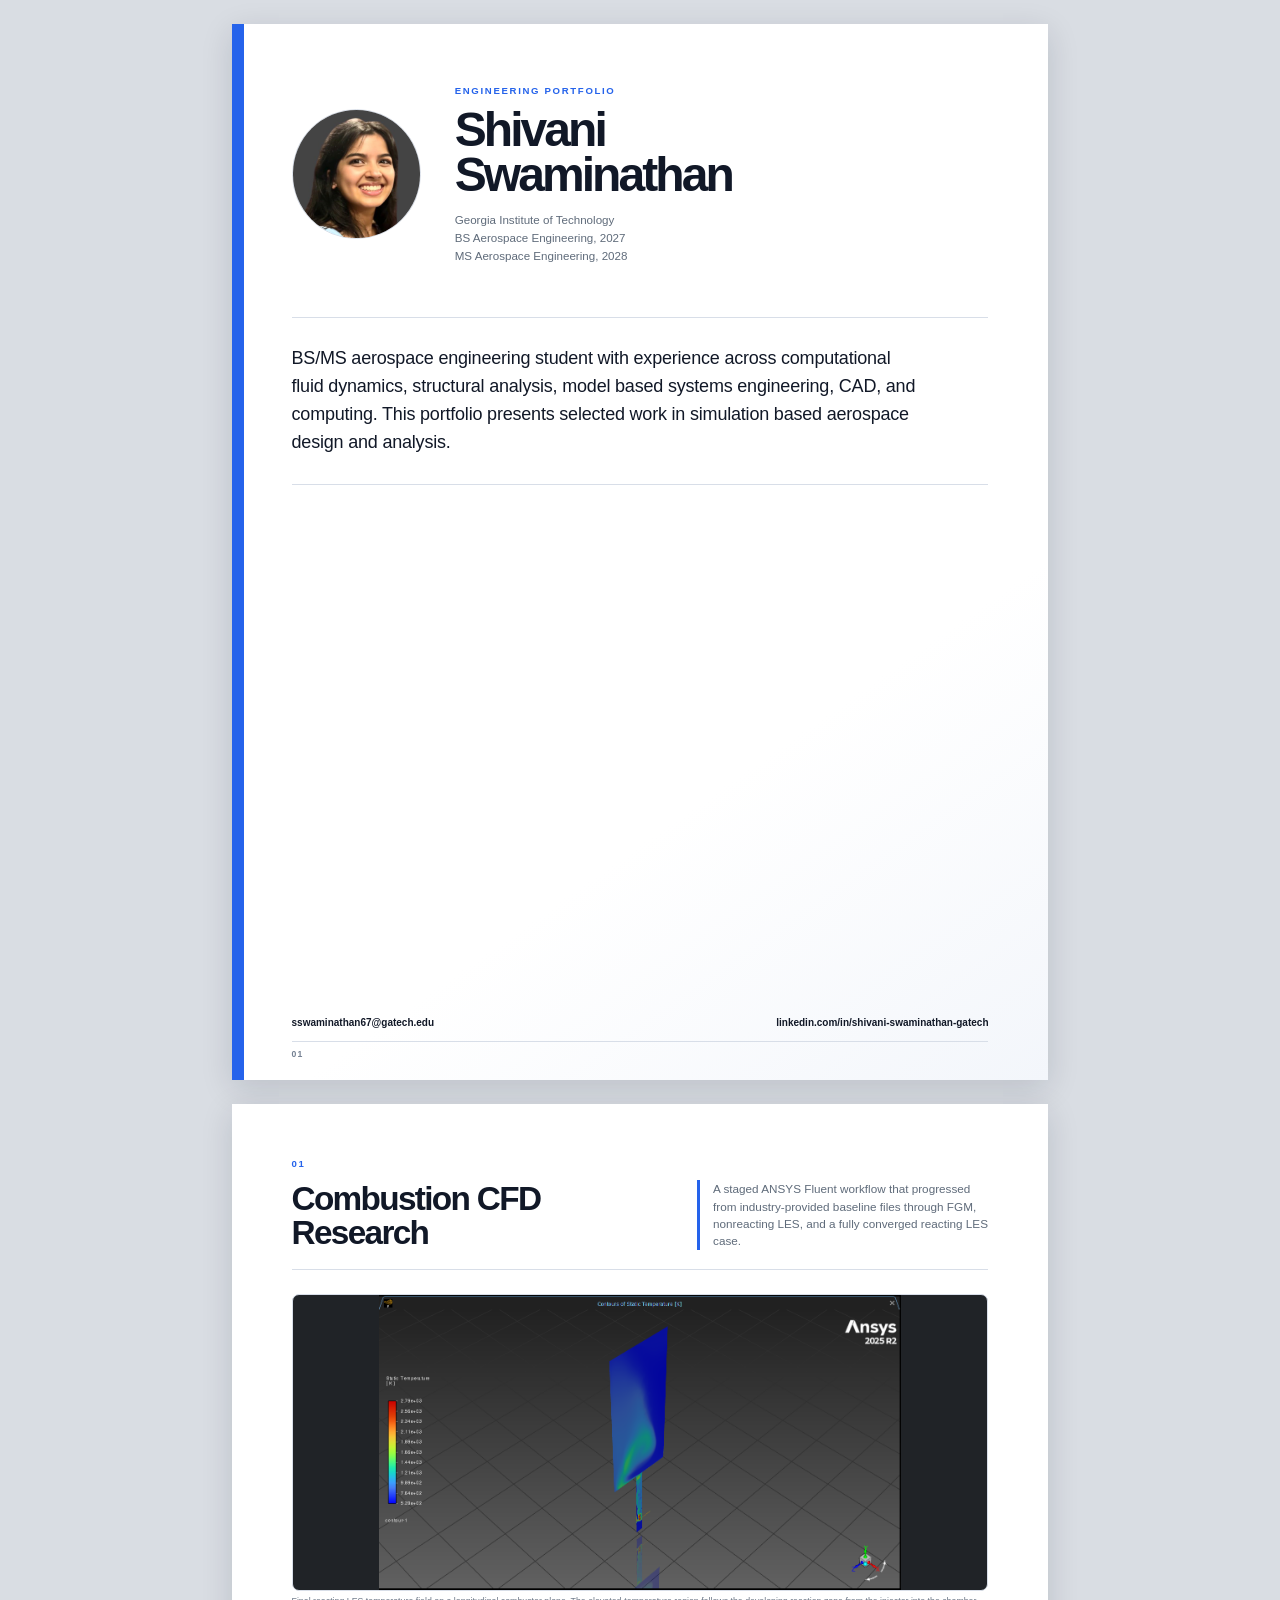
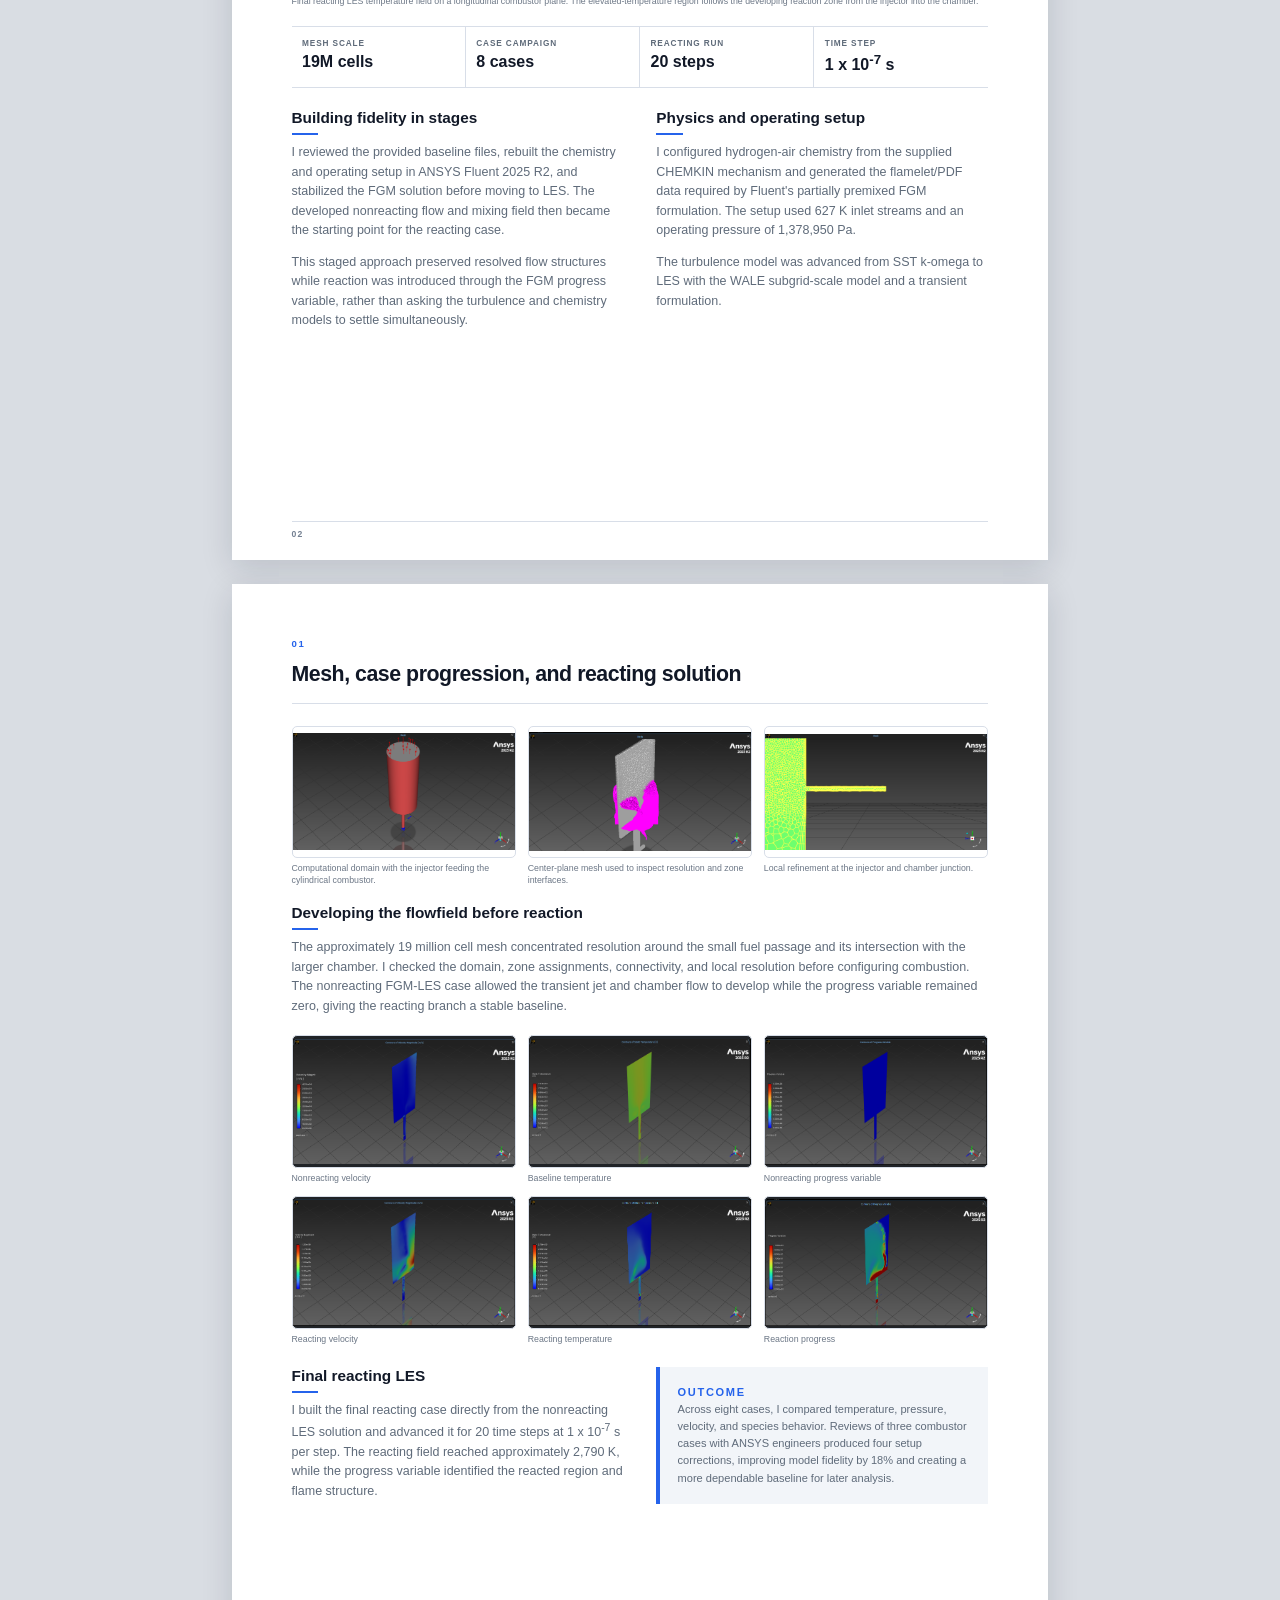
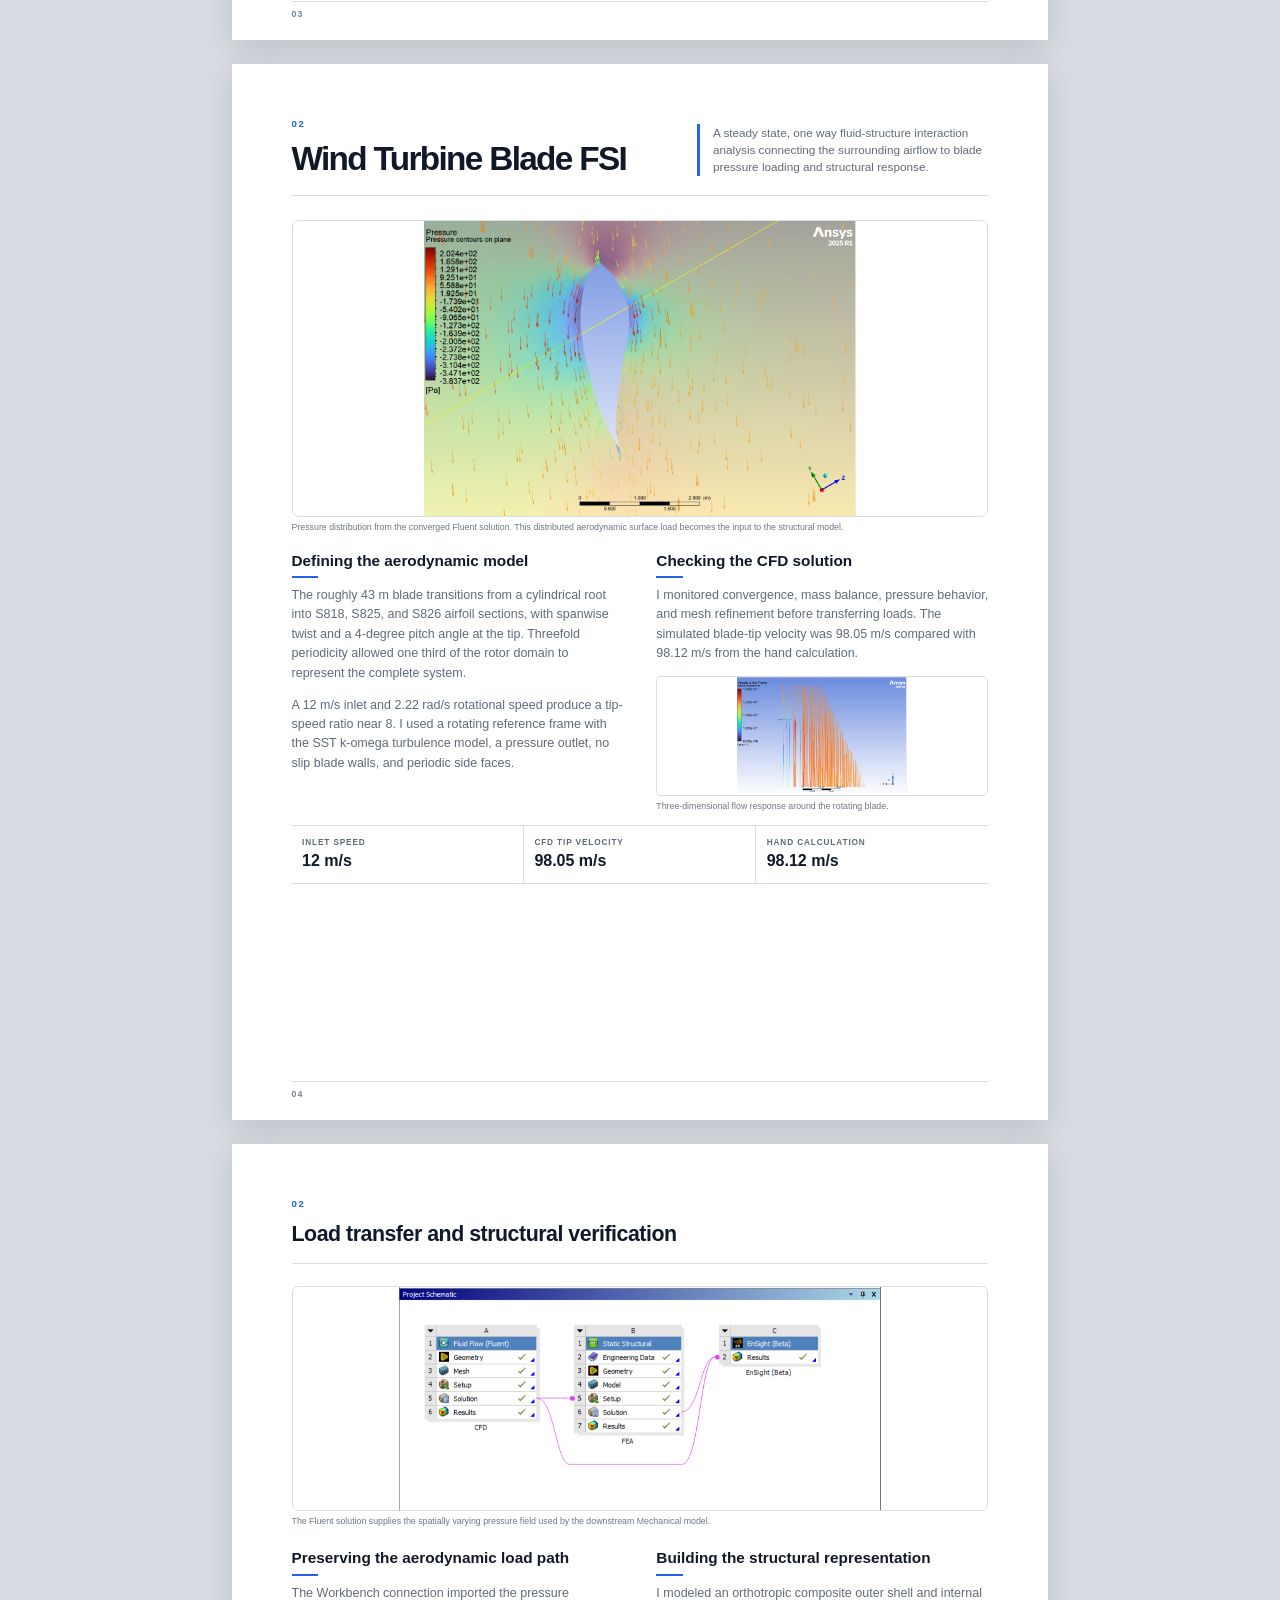
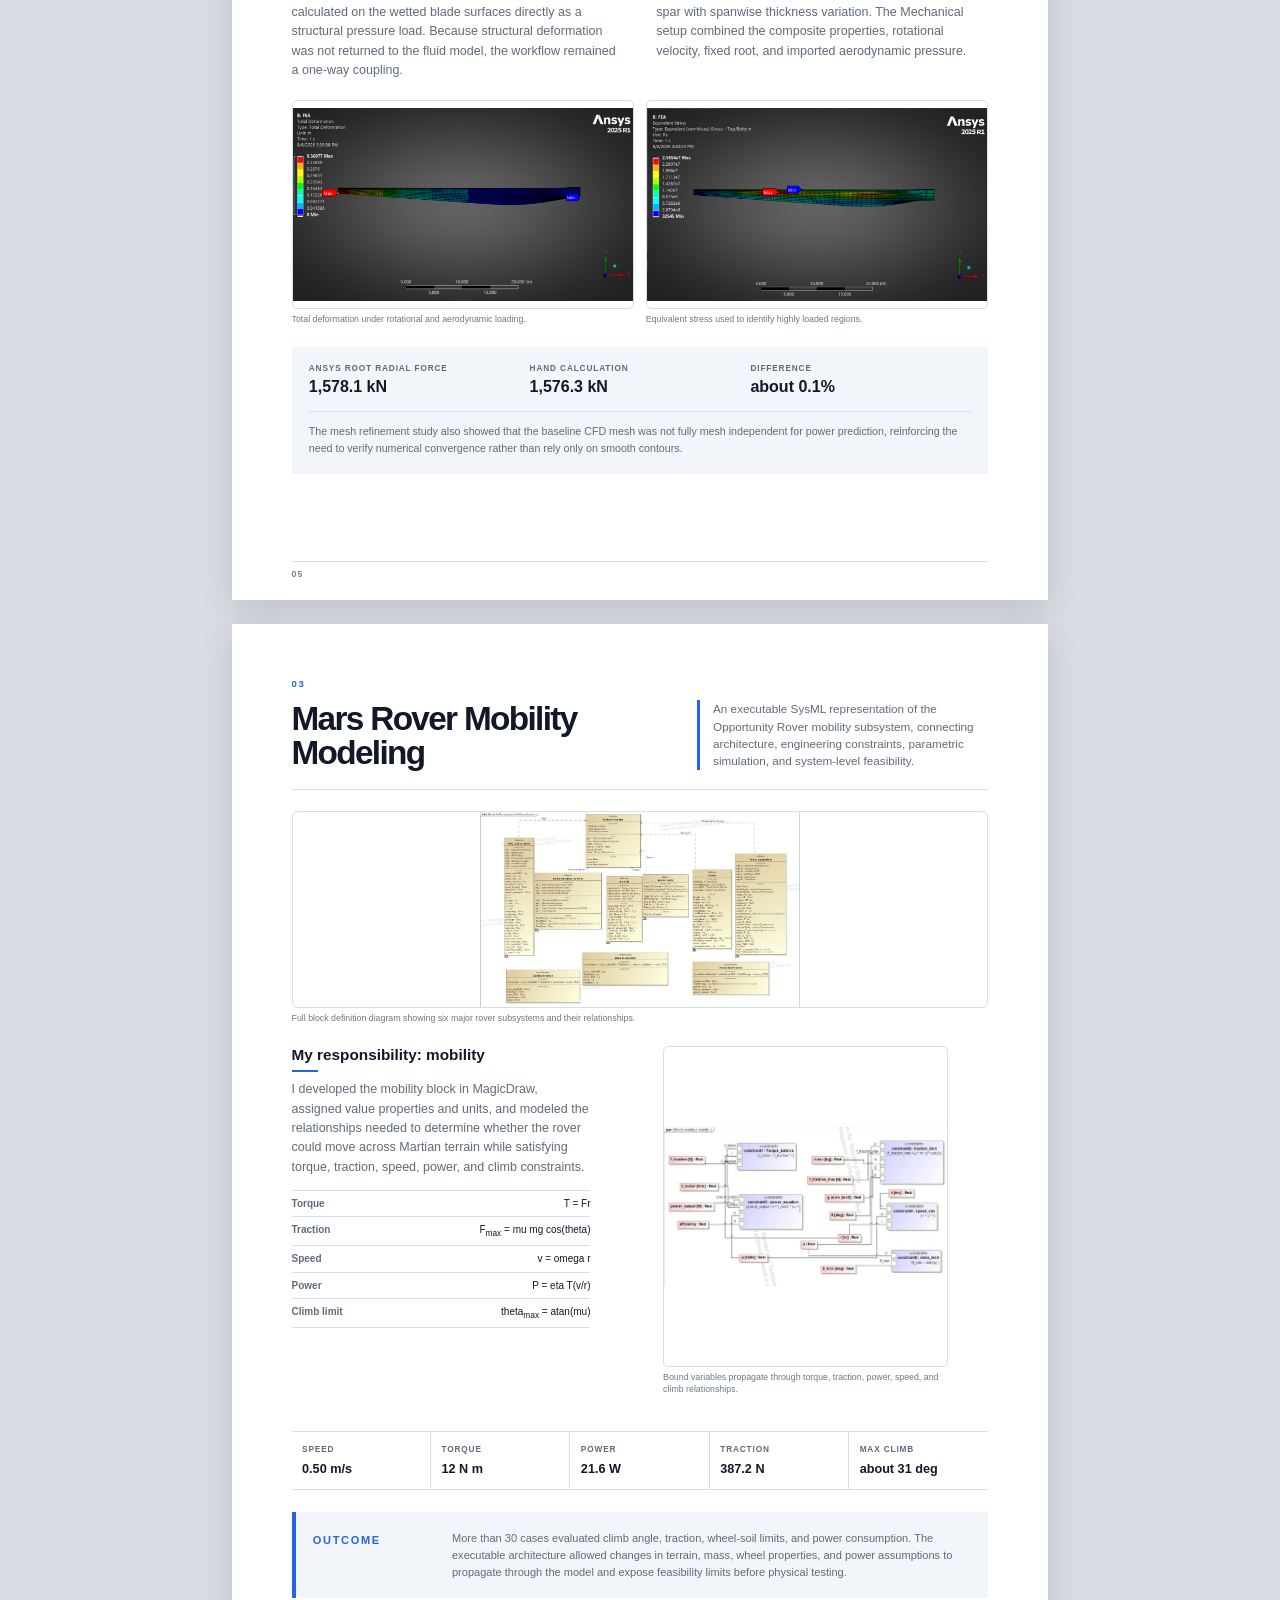
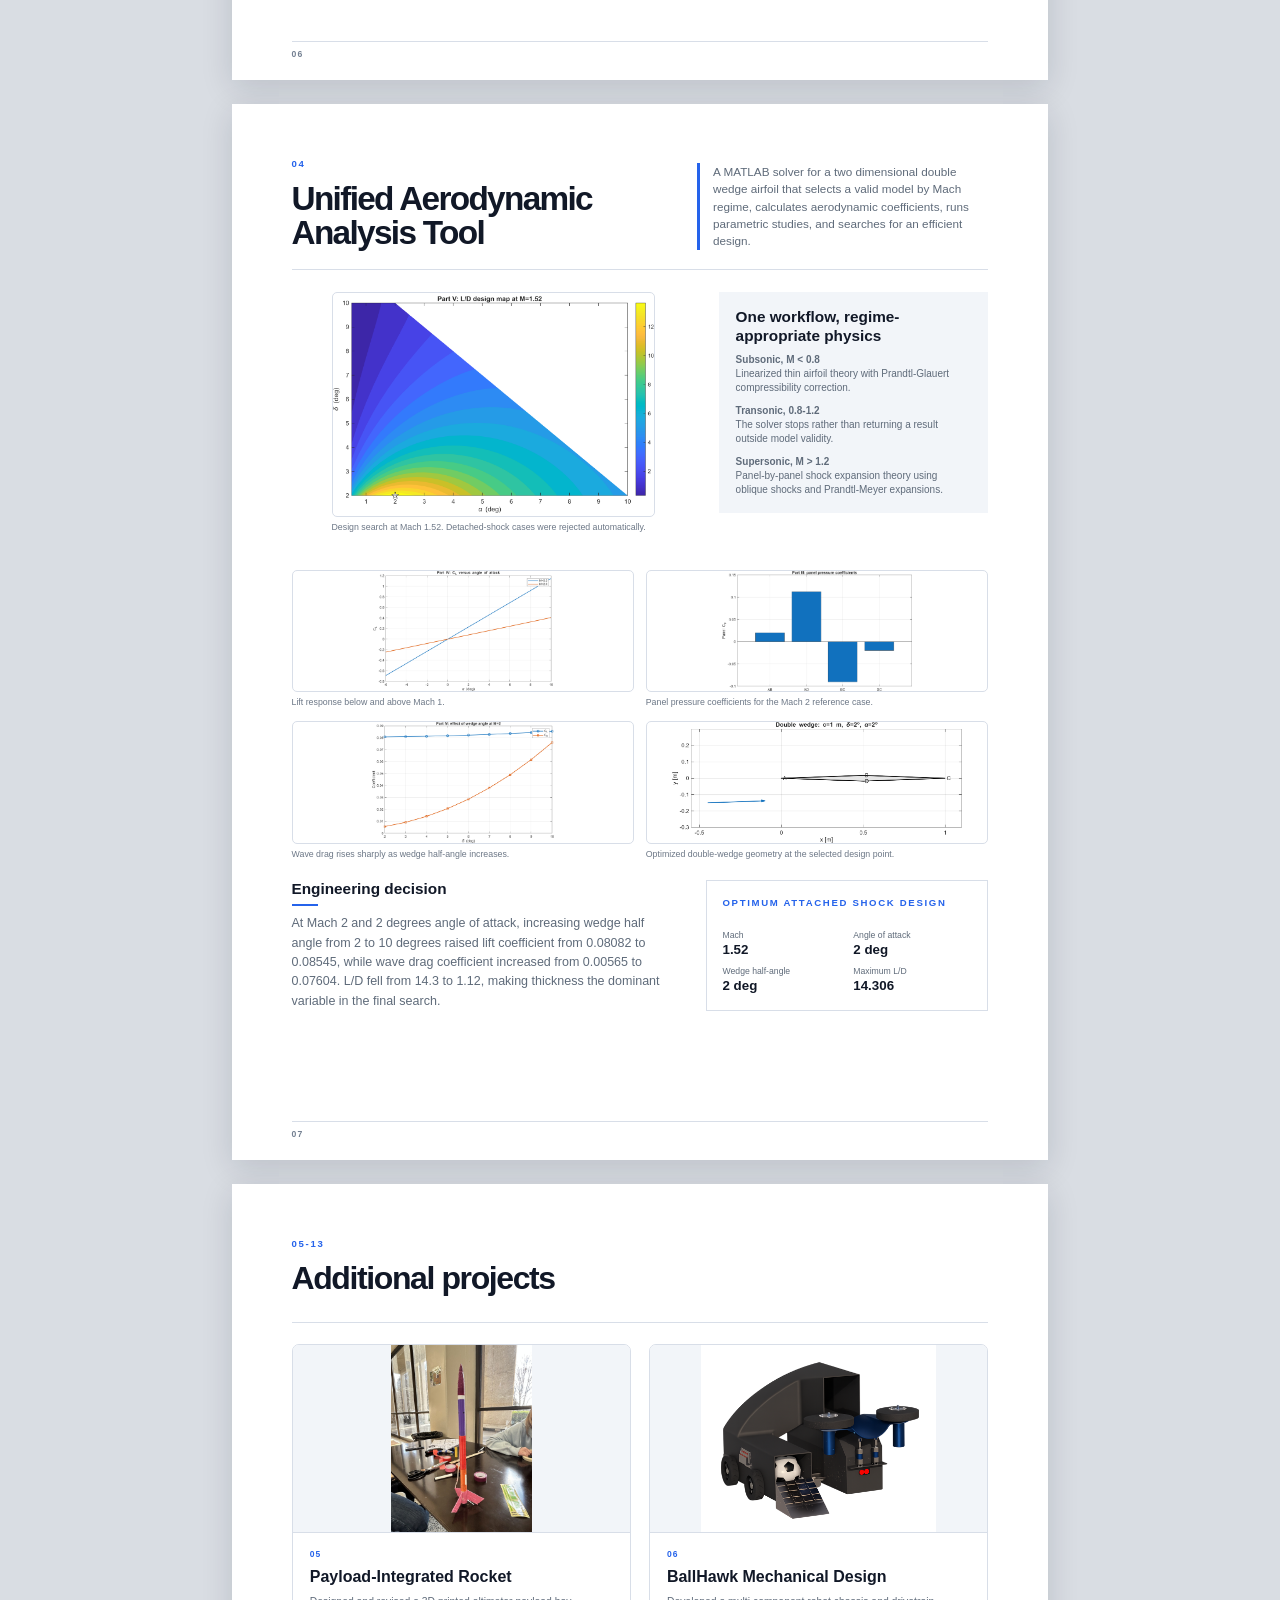
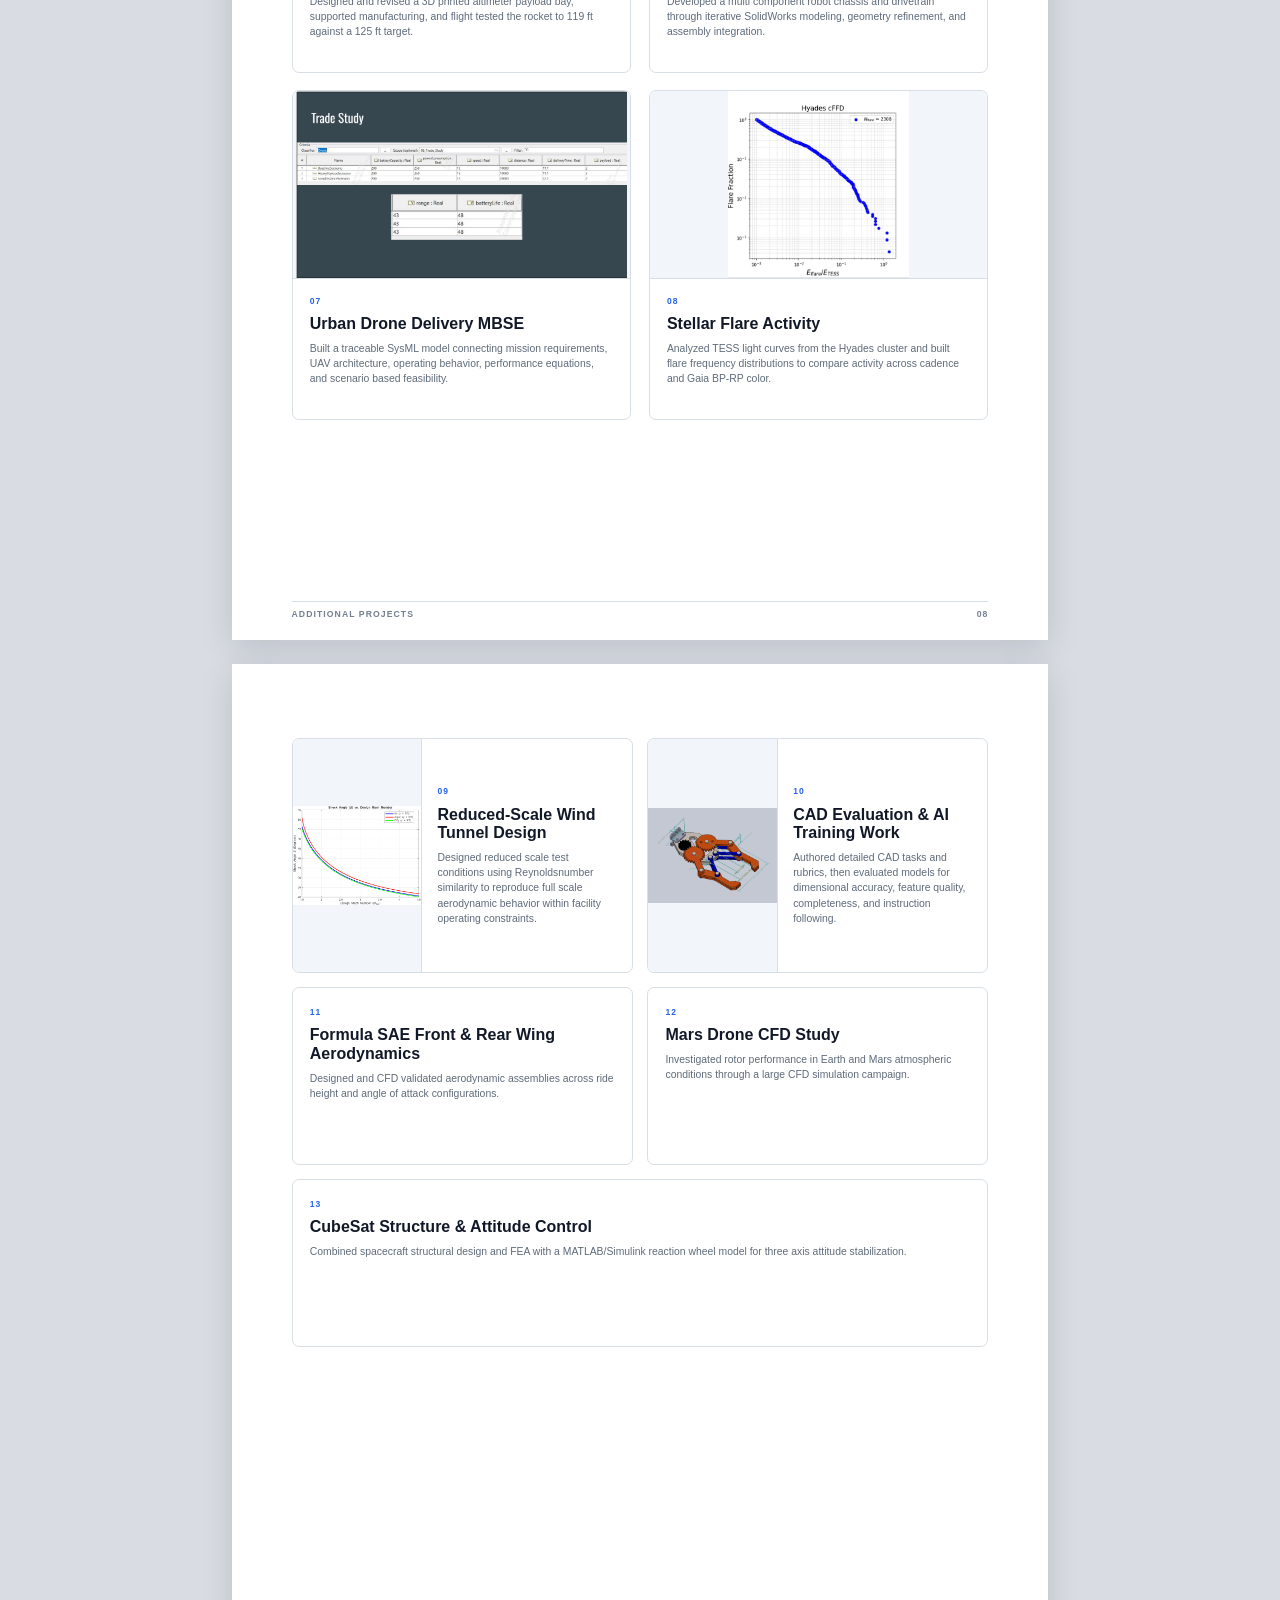
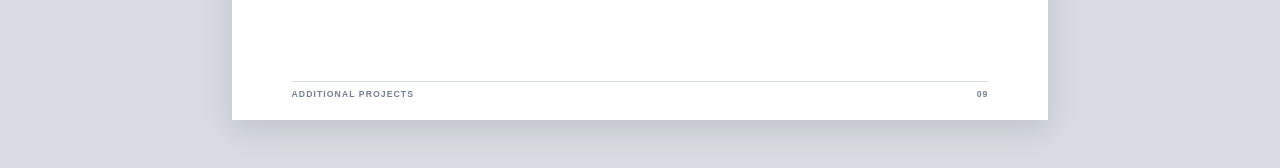
<file: portfolio.html>
<!DOCTYPE html>
<html lang="en">
<head>
    <meta charset="UTF-8">
    <meta name="viewport" content="width=device-width, initial-scale=1.0">
    <title>Shivani Swaminathan | Engineering Portfolio</title>
    <link rel="stylesheet" href="portfolio-print.css">
</head>
<body>

<main class="portfolio">

    <section class="page cover-page">
        <div class="cover-rule"></div>
        <div class="cover-top">
            <img class="portrait" src="images/profile.jpg" alt="Shivani Swaminathan">
            <div class="cover-identity">
                <p class="eyebrow">ENGINEERING PORTFOLIO</p>
                <h1>Shivani<br>Swaminathan</h1>
                <p class="degree">Georgia Institute of Technology<br>BS Aerospace Engineering, 2027<br>MS Aerospace Engineering, 2028</p>
            </div>
        </div>

        <div class="cover-statement">
            <p>
                BS/MS aerospace engineering student with experience across computational fluid dynamics,
                structural analysis, model based systems engineering, CAD, and computing.
                This portfolio presents selected work in simulation based aerospace design and analysis.
            </p>
        </div>

        <div class="cover-contact">
            <span>sswaminathan67@gatech.edu</span>
            <span>linkedin.com/in/shivani-swaminathan-gatech</span>
        </div>
        <footer class="page-footer"><span>01</span></footer>
    </section>

    <section class="page project-page combustion-page-one">
        <header class="project-header">
            <div><p class="eyebrow">01 </p><h1>Combustion CFD Research</h1></div>
            <p class="project-lead">A staged ANSYS Fluent workflow that progressed from industry-provided baseline files through FGM, nonreacting LES, and a fully converged reacting LES case.</p>
        </header>

        <figure class="hero-figure dark-figure">
            <img src="images/cfd_reacting_temp_graphic.png" alt="Final reacting LES temperature field">
            <figcaption>Final reacting LES temperature field on a longitudinal combustor plane. The elevated-temperature region follows the developing reaction zone from the injector into the chamber.</figcaption>
        </figure>

        <div class="metric-row four">
            <div><span>MESH SCALE</span><strong>19M cells</strong></div>
            <div><span>CASE CAMPAIGN</span><strong>8 cases</strong></div>
            <div><span>REACTING RUN</span><strong>20 steps</strong></div>
            <div><span>TIME STEP</span><strong>1 x 10<sup>-7</sup> s</strong></div>
        </div>

        <div class="two-column narrative-columns">
            <article>
                <h2>Building fidelity in stages</h2>
                <p>I reviewed the provided baseline files, rebuilt the chemistry and operating setup in ANSYS Fluent 2025 R2, and stabilized the FGM solution before moving to LES. The developed nonreacting flow and mixing field then became the starting point for the reacting case.</p>
                <p>This staged approach preserved resolved flow structures while reaction was introduced through the FGM progress variable, rather than asking the turbulence and chemistry models to settle simultaneously.</p>
            </article>
            <article>
                <h2>Physics and operating setup</h2>
                <p>I configured hydrogen-air chemistry from the supplied CHEMKIN mechanism and generated the flamelet/PDF data required by Fluent's partially premixed FGM formulation. The setup used 627 K inlet streams and an operating pressure of 1,378,950 Pa.</p>
                <p>The turbulence model was advanced from SST k-omega to LES with the WALE subgrid-scale model and a transient formulation.</p>
            </article>
        </div>
        <footer class="page-footer"><span>02</span></footer>
    </section>

    <section class="page project-page combustion-page-two">
        <header class="continuation-header"><p class="eyebrow">01 </p><h1>Mesh, case progression, and reacting solution</h1></header>

        <div class="figure-grid three mesh-grid">
            <figure><img src="images/cfd_model.png" alt="Combustor computational domain"><figcaption>Computational domain with the injector feeding the cylindrical combustor.</figcaption></figure>
            <figure><img src="images/cfd_centerplane_mesh.png" alt="Combustor center-plane mesh"><figcaption>Center-plane mesh used to inspect resolution and zone interfaces.</figcaption></figure>
            <figure><img src="images/cfd_injector_mesh.png" alt="Local injector mesh refinement"><figcaption>Local refinement at the injector and chamber junction.</figcaption></figure>
        </div>

        <div class="section-copy compact-copy">
            <h2>Developing the flowfield before reaction</h2>
            <p>The approximately 19 million cell mesh concentrated resolution around the small fuel passage and its intersection with the larger chamber. I checked the domain, zone assignments, connectivity, and local resolution before configuring combustion. The nonreacting FGM-LES case allowed the transient jet and chamber flow to develop while the progress variable remained zero, giving the reacting branch a stable baseline.</p>
        </div>

        <div class="figure-grid three result-grid">
            <figure><img src="images/cfd_nonreacting_velocity_graphic.png" alt="Nonreacting LES velocity"><figcaption>Nonreacting velocity</figcaption></figure>
            <figure><img src="images/cfd_nonreacting_temp_graphic.png" alt="Nonreacting baseline temperature"><figcaption>Baseline temperature</figcaption></figure>
            <figure><img src="images/cfd_nonreacting_progressvariable_graphic.png" alt="Nonreacting progress variable"><figcaption>Nonreacting progress variable</figcaption></figure>
            <figure><img src="images/cfd_reacting_velocity_graphic.png" alt="Reacting LES velocity"><figcaption>Reacting velocity</figcaption></figure>
            <figure><img src="images/cfd_reacting_temp_graphic.png" alt="Reacting LES temperature"><figcaption>Reacting temperature</figcaption></figure>
            <figure><img src="images/cfd_reacting_progressvariable_graphic.png" alt="Reacting LES progress variable"><figcaption>Reaction progress</figcaption></figure>
        </div>

        <div class="two-column lower-copy">
            <article>
                <h2>Final reacting LES</h2>
                <p>I built the final reacting case directly from the nonreacting LES solution and advanced it for 20 time steps at 1 x 10<sup>-7</sup> s per step. The reacting field reached approximately 2,790 K, while the progress variable identified the reacted region and flame structure.</p>
            </article>
            <aside class="outcome-box">
                <p class="eyebrow">OUTCOME</p>
                <p>Across eight cases, I compared temperature, pressure, velocity, and species behavior. Reviews of three combustor cases with ANSYS engineers produced four setup corrections, improving model fidelity by 18% and creating a more dependable baseline for later analysis.</p>
            </aside>
        </div>
        <footer class="page-footer"><span>03</span></footer>
    </section>

    <section class="page project-page wind-page-one">
        <header class="project-header">
            <div><p class="eyebrow">02</p><h1>Wind Turbine Blade FSI</h1></div>
            <p class="project-lead">A steady state, one way fluid-structure interaction analysis connecting the surrounding airflow to blade pressure loading and structural response.</p>
        </header>

        <figure class="hero-figure">
            <img src="images/wind-turbine-cfd-result-pressure-contour.png" alt="Wind turbine blade pressure contour">
            <figcaption>Pressure distribution from the converged Fluent solution. This distributed aerodynamic surface load becomes the input to the structural model.</figcaption>
        </figure>

        <div class="two-column narrative-columns">
            <article>
                <h2>Defining the aerodynamic model</h2>
                <p>The roughly 43 m blade transitions from a cylindrical root into S818, S825, and S826 airfoil sections, with spanwise twist and a 4-degree pitch angle at the tip. Threefold periodicity allowed one third of the rotor domain to represent the complete system.</p>
                <p>A 12 m/s inlet and 2.22 rad/s rotational speed produce a tip-speed ratio near 8. I used a rotating reference frame with the SST k-omega turbulence model, a pressure outlet, no slip blade walls, and periodic side faces.</p>
            </article>
            <article>
                <h2>Checking the CFD solution</h2>
                <p>I monitored convergence, mass balance, pressure behavior, and mesh refinement before transferring loads. The simulated blade-tip velocity was 98.05 m/s compared with 98.12 m/s from the hand calculation.</p>
                <figure class="inset-figure"><img src="images/wind-turbine-cfd-result-velocity-streamlines.png" alt="Velocity streamlines around the blade"><figcaption>Three-dimensional flow response around the rotating blade.</figcaption></figure>
            </article>
        </div>

        <div class="metric-row three">
            <div><span>INLET SPEED</span><strong>12 m/s</strong></div>
            <div><span>CFD TIP VELOCITY</span><strong>98.05 m/s</strong></div>
            <div><span>HAND CALCULATION</span><strong>98.12 m/s</strong></div>
        </div>
        <footer class="page-footer"><span>04</span></footer>
    </section>

    <section class="page project-page wind-page-two">
        <header class="continuation-header"><p class="eyebrow">02 </p><h1>Load transfer and structural verification</h1></header>

        <figure class="wide-figure workflow-figure">
            <img src="images/wind-turbine-cfd-to-fea-coupling-workflow.png" alt="ANSYS Workbench CFD-to-FEA coupling workflow">
            <figcaption>The Fluent solution supplies the spatially varying pressure field used by the downstream Mechanical model.</figcaption>
        </figure>

        <div class="two-column middle-copy">
            <article>
                <h2>Preserving the aerodynamic load path</h2>
                <p>The Workbench connection imported the pressure calculated on the wetted blade surfaces directly as a structural pressure load. Because structural deformation was not returned to the fluid model, the workflow remained a one-way coupling.</p>
            </article>
            <article>
                <h2>Building the structural representation</h2>
                <p>I modeled an orthotropic composite outer shell and internal spar with spanwise thickness variation. The Mechanical setup combined the composite properties, rotational velocity, fixed root, and imported aerodynamic pressure.</p>
            </article>
        </div>

        <div class="figure-grid two structural-grid">
            <figure><img src="images/wind-turbine-fea-result-structural-deformation.png" alt="Blade total deformation result"><figcaption>Total deformation under rotational and aerodynamic loading.</figcaption></figure>
            <figure><img src="images/wind-turbine-fea-result-structural-stress.png" alt="Blade structural stress result"><figcaption>Equivalent stress used to identify highly loaded regions.</figcaption></figure>
        </div>

        <div class="validation-band">
            <div><span>ANSYS ROOT RADIAL FORCE</span><strong>1,578.1 kN</strong></div>
            <div><span>HAND CALCULATION</span><strong>1,576.3 kN</strong></div>
            <div><span>DIFFERENCE</span><strong>about 0.1%</strong></div>
            <p>The mesh refinement study also showed that the baseline CFD mesh was not fully mesh independent for power prediction, reinforcing the need to verify numerical convergence rather than rely only on smooth contours.</p>
        </div>
        <footer class="page-footer"><span>05</span></footer>
    </section>

    <section class="page project-page rover-page">
        <header class="project-header">
            <div><p class="eyebrow">03</p><h1>Mars Rover Mobility Modeling</h1></div>
            <p class="project-lead">An executable SysML representation of the Opportunity Rover mobility subsystem, connecting architecture, engineering constraints, parametric simulation, and system-level feasibility.</p>
        </header>

        <figure class="wide-figure rover-architecture">
            <img src="images/mbse-full-bdd.jpg" alt="Mars rover block definition diagram">
            <figcaption>Full block definition diagram showing six major rover subsystems and their relationships.</figcaption>
        </figure>

        <div class="two-column rover-copy">
            <article>
                <h2>My responsibility: mobility</h2>
                <p>I developed the mobility block in MagicDraw, assigned value properties and units, and modeled the relationships needed to determine whether the rover could move across Martian terrain while satisfying torque, traction, speed, power, and climb constraints.</p>
                <div class="equation-list">
                    <p><strong>Torque</strong><span>T = Fr</span></p>
                    <p><strong>Traction</strong><span>F<sub>max</sub> = mu mg cos(theta)</span></p>
                    <p><strong>Speed</strong><span>v = omega r</span></p>
                    <p><strong>Power</strong><span>P = eta T(v/r)</span></p>
                    <p><strong>Climb limit</strong><span>theta<sub>max</sub> = atan(mu)</span></p>
                </div>
            </article>
            <figure class="tall-figure"><img src="images/mbse-mobility-parametric.png" alt="Mobility subsystem parametric diagram"><figcaption>Bound variables propagate through torque, traction, power, speed, and climb relationships.</figcaption></figure>
        </div>

        <div class="metric-row five rover-metrics">
            <div><span>SPEED</span><strong>0.50 m/s</strong></div>
            <div><span>TORQUE</span><strong>12 N m</strong></div>
            <div><span>POWER</span><strong>21.6 W</strong></div>
            <div><span>TRACTION</span><strong>387.2 N</strong></div>
            <div><span>MAX CLIMB</span><strong>about 31 deg</strong></div>
        </div>

        <aside class="outcome-box horizontal-outcome"><p class="eyebrow">OUTCOME</p><p>More than 30 cases evaluated climb angle, traction, wheel-soil limits, and power consumption. The executable architecture allowed changes in terrain, mass, wheel properties, and power assumptions to propagate through the model and expose feasibility limits before physical testing.</p></aside>
        <footer class="page-footer"><span>06</span></footer>
    </section>

    <section class="page project-page aero-page">
        <header class="project-header">
            <div><p class="eyebrow">04</p><h1>Unified Aerodynamic Analysis Tool</h1></div>
            <p class="project-lead">A MATLAB solver for a two dimensional double wedge airfoil that selects a valid model by Mach regime, calculates aerodynamic coefficients, runs parametric studies, and searches for an efficient design.</p>
        </header>

        <div class="aero-top">
            <figure class="design-map"><img src="images/aero-tool-design-map.png" alt="Supersonic aerodynamic design space"><figcaption>Design search at Mach 1.52. Detached-shock cases were rejected automatically.</figcaption></figure>
            <div class="model-routing">
                <h2>One workflow, regime-appropriate physics</h2>
                <p><strong>Subsonic, M &lt; 0.8</strong><br>Linearized thin airfoil theory with Prandtl-Glauert compressibility correction.</p>
                <p><strong>Transonic, 0.8-1.2</strong><br>The solver stops rather than returning a result outside model validity.</p>
                <p><strong>Supersonic, M &gt; 1.2</strong><br>Panel-by-panel shock expansion theory using oblique shocks and Prandtl-Meyer expansions.</p>
            </div>
        </div>

        <div class="figure-grid two aero-grid">
            <figure><img src="images/aero-tool-lift-angle-comparison.png" alt="Subsonic and supersonic lift comparison"><figcaption>Lift response below and above Mach 1.</figcaption></figure>
            <figure><img src="images/aero-tool-panel-pressure.png" alt="Panel pressure coefficients"><figcaption>Panel pressure coefficients for the Mach 2 reference case.</figcaption></figure>
            <figure><img src="images/aero-tool-wedge-angle-tradeoff.png" alt="Wedge-angle aerodynamic trade study"><figcaption>Wave drag rises sharply as wedge half-angle increases.</figcaption></figure>
            <figure><img src="images/aero-tool-optimized-geometry.png" alt="Optimized double wedge airfoil geometry"><figcaption>Optimized double-wedge geometry at the selected design point.</figcaption></figure>
        </div>

        <div class="two-column aero-copy">
            <article>
                <h2>Engineering decision</h2>
                <p>At Mach 2 and 2 degrees angle of attack, increasing wedge half angle from 2 to 10 degrees raised lift coefficient from 0.08082 to 0.08545, while wave drag coefficient increased from 0.00565 to 0.07604. L/D fell from 14.3 to 1.12, making thickness the dominant variable in the final search.</p>
            </article>
            <aside class="result-card">
                <p class="eyebrow">OPTIMUM ATTACHED SHOCK DESIGN</p>
                <div><span>Mach</span><strong>1.52</strong></div>
                <div><span>Angle of attack</span><strong>2 deg</strong></div>
                <div><span>Wedge half-angle</span><strong>2 deg</strong></div>
                <div><span>Maximum L/D</span><strong>14.306</strong></div>
            </aside>
        </div>
        <footer class="page-footer"><span>07</span></footer>
    </section>

    <section class="page archive-page visual-archive-page">
        <header class="archive-header">
            <p class="eyebrow">05-13</p>
            <h1>Additional projects</h1>
        </header>

        <div class="visual-project-grid">
            <article class="visual-project-card">
                <figure><img src="images/print/rocket_photo_print.jpg" alt="Completed payload-integrated model rocket"></figure>
                <div><p class="project-number">05 </p><h2>Payload-Integrated Rocket</h2><p>Designed and revised a 3D printed altimeter payload bay, supported manufacturing, and flight tested the rocket to 119 ft against a 125 ft target.</p></div>
            </article>

            <article class="visual-project-card">
                <figure><img src="images/ballhawkfinalrender.png" alt="Final BallHawk mechanical assembly"></figure>
                <div><p class="project-number">06</p><h2>BallHawk Mechanical Design</h2><p>Developed a multi component robot chassis and drivetrain through iterative SolidWorks modeling, geometry refinement, and assembly integration.</p></div>
            </article>

            <article class="visual-project-card">
                <figure><img src="images/drone-mbse-trade-study.png" alt="Urban drone delivery mission trade study"></figure>
                <div><p class="project-number">07</p><h2>Urban Drone Delivery MBSE</h2><p>Built a traceable SysML model connecting mission requirements, UAV architecture, operating behavior, performance equations, and scenario based feasibility.</p></div>
            </article>

            <article class="visual-project-card">
                <figure><img src="images/hyades-whole-cluster-ffd.png" alt="Flare frequency distribution for the Hyades cluster"></figure>
                <div><p class="project-number">08</p><h2>Stellar Flare Activity</h2><p>Analyzed TESS light curves from the Hyades cluster and built flare frequency distributions to compare activity across cadence and Gaia BP-RP color.</p></div>
            </article>
        </div>
        <footer class="page-footer"><span>ADDITIONAL PROJECTS</span><span>08</span></footer>
    </section>

    <section class="page archive-page compact-archive-page">

        <div class="compact-project-list">
            <article class="compact-project-card with-image">
                <figure><img src="images/wind-tunnel-shock-angle.png" alt="Reduced-scale wind tunnel shock-angle analysis"></figure>
                <div><p class="project-number">09 </p><h2>Reduced-Scale Wind Tunnel Design</h2><p>Designed reduced scale test conditions using Reynoldsnumber similarity to reproduce full scale aerodynamic behavior within facility operating constraints.</p></div>
            </article>

            <article class="compact-project-card with-image">
                <figure><img src="images/touchstone-dimensional-verification.png" alt="Dimensional verification of a CAD benchmark model"></figure>
                <div><p class="project-number">10 </p><h2>CAD Evaluation &amp; AI Training Work</h2><p>Authored detailed CAD tasks and rubrics, then evaluated models for dimensional accuracy, feature quality, completeness, and instruction following.</p></div>
            </article>

            <article class="compact-project-card">
                <div><p class="project-number">11</p><h2>Formula SAE Front &amp; Rear Wing Aerodynamics</h2><p>Designed and CFD validated aerodynamic assemblies across ride height and angle of attack configurations.</p></div>
            </article>

            <article class="compact-project-card">
                <div><p class="project-number">12</p><h2>Mars Drone CFD Study</h2><p>Investigated rotor performance in Earth and Mars atmospheric conditions through a large CFD simulation campaign.</p></div>
            </article>

            <article class="compact-project-card">
                <div><p class="project-number">13</p><h2>CubeSat Structure &amp; Attitude Control</h2><p>Combined spacecraft structural design and FEA with a MATLAB/Simulink reaction wheel model for three axis attitude stabilization.</p></div>
            </article>
        </div>
        <footer class="page-footer"><span>ADDITIONAL PROJECTS</span><span>09</span></footer>
    </section>

</main>
</body>
</html>
</file>
<file: portfolio-print.css>
:root {
    --ink: #111827;
    --muted: #5f6b7a;
    --blue: #2563eb;
    --line: #d8dee8;
    --soft: #f2f5f9;
    --paper: #ffffff;
}

* { box-sizing: border-box; }

html, body { margin: 0; padding: 0; }

body {
    background: #d9dde3;
    color: var(--ink);
    font-family: Arial, Helvetica, sans-serif;
    -webkit-print-color-adjust: exact;
    print-color-adjust: exact;
}

.portfolio { padding: 24px 0; }

.page {
    position: relative;
    width: 8.5in;
    height: 11in;
    margin: 0 auto 24px;
    padding: 0.55in 0.62in 0.5in;
    overflow: hidden;
    background: var(--paper);
    box-shadow: 0 8px 30px rgba(17, 24, 39, 0.14);
    break-after: page;
    page-break-after: always;
}

.page:last-child { break-after: auto; page-break-after: auto; }

h1, h2, h3, p, figure { margin-top: 0; }

p { color: var(--muted); font-size: 9.4pt; line-height: 1.55; }

.eyebrow {
    margin: 0 0 10px;
    color: var(--blue);
    font-size: 7.2pt;
    font-weight: 800;
    letter-spacing: 1.25pt;
}

.page-footer {
    position: absolute;
    left: 0.62in;
    right: 0.62in;
    bottom: 0.22in;
    display: flex;
    justify-content: space-between;
    padding-top: 7px;
    border-top: 1px solid var(--line);
    color: #748092;
    font-size: 6.5pt;
    font-weight: 700;
    letter-spacing: 0.8pt;
}

.cover-page { padding-top: 0.62in; background: linear-gradient(145deg, #fff 0%, #fff 68%, #f3f6fb 100%); }
.cover-rule { position: absolute; top: 0; left: 0; width: 0.13in; height: 100%; background: var(--blue); }
.cover-top { display: grid; grid-template-columns: 1.35in 1fr; gap: 0.35in; align-items: center; }
.portrait { width: 1.35in; height: 1.35in; border-radius: 50%; object-fit: cover; border: 1px solid var(--line); }
.cover-identity h1 { margin: 0 0 13px; font-size: 36pt; line-height: 0.93; letter-spacing: -2.2pt; }
.degree { margin: 0; font-size: 8.7pt; line-height: 1.55; }
.cover-statement { margin: 0.55in 0 0.42in; padding: 0.28in 0; border-top: 1px solid var(--line); border-bottom: 1px solid var(--line); }
.cover-statement p { max-width: 6.5in; margin: 0; color: var(--ink); font-size: 13.5pt; line-height: 1.55; letter-spacing: -0.15pt; }
.cover-contact { position: absolute; left: 0.62in; right: 0.62in; bottom: 0.54in; display: flex; justify-content: space-between; color: var(--ink); font-size: 7.5pt; font-weight: 700; }

.project-header { display: grid; grid-template-columns: 1.12fr 0.88fr; gap: 0.35in; align-items: end; padding-bottom: 0.2in; border-bottom: 1px solid var(--line); }
.project-header h1, .continuation-header h1 { margin: 0; font-size: 25pt; line-height: 1.02; letter-spacing: -1.25pt; }
.project-lead { margin: 0; padding-left: 0.14in; border-left: 3px solid var(--blue); font-size: 8.8pt; line-height: 1.48; }
.project-lead strong { color: var(--ink); font-size: 7.2pt; letter-spacing: 0.45pt; text-transform: uppercase; }
.continuation-header { padding-bottom: 0.18in; border-bottom: 1px solid var(--line); }
.continuation-header h1 {
    font-size: 16pt;
    font-weight: 700;
    line-height: 1.15;
    letter-spacing: -0.35pt;
}

figure { break-inside: avoid; }
figure img { display: block; width: 100%; object-fit: contain; }
figcaption { margin-top: 5px; color: #6c7786; font-size: 6.6pt; line-height: 1.35; }
.hero-figure { margin: 0.25in 0 0.18in; }
.hero-figure img { height: 3.1in; border: 1px solid var(--line); border-radius: 7px; background: #fff; }
.dark-figure img { background: #202327; }
.wide-figure { margin: 0.22in 0; }
.wide-figure img { height: 2.45in; border: 1px solid var(--line); border-radius: 6px; }
.workflow-figure img { height: 2.35in; }
.inset-figure { margin: 11px 0 0; }
.inset-figure img { height: 1.25in; border: 1px solid var(--line); border-radius: 5px; }
.tall-figure img { height: 3.35in; border: 1px solid var(--line); border-radius: 5px; }

.metric-row { display: grid; margin: 0.12in 0 0.22in; border-top: 1px solid var(--line); border-bottom: 1px solid var(--line); break-inside: avoid; }
.metric-row.three { grid-template-columns: repeat(3, 1fr); }
.metric-row.four { grid-template-columns: repeat(4, 1fr); }
.metric-row.five { grid-template-columns: repeat(5, 1fr); }
.metric-row > div { padding: 0.13in 0.11in; border-right: 1px solid var(--line); }
.metric-row > div:last-child { border-right: 0; }
.metric-row span, .validation-band span { display: block; margin-bottom: 5px; color: var(--muted); font-size: 6.2pt; font-weight: 800; letter-spacing: 0.65pt; }
.metric-row strong, .validation-band strong { font-size: 12pt; line-height: 1.1; }

.two-column { display: grid; grid-template-columns: 1fr 1fr; gap: 0.34in; }
.two-column article, .two-column aside { break-inside: avoid; }
.two-column h2, .section-copy h2, .model-routing h2 { margin: 0 0 8px; color: var(--ink); font-size: 11.5pt; line-height: 1.2; }
.two-column h2::after, .section-copy h2::after { content: ""; display: block; width: 0.28in; margin-top: 6px; border-bottom: 2px solid var(--blue); }
.two-column p:last-child { margin-bottom: 0; }
.narrative-columns { margin-top: 0.12in; }
.lower-copy { margin-top: 0.22in; align-items: stretch; }
.middle-copy { margin: 0.2in 0; }
.section-copy { margin-top: 0.18in; }
.compact-copy p { margin-bottom: 0; }

.figure-grid { display: grid; gap: 0.12in; break-inside: avoid; }
.figure-grid.two { grid-template-columns: repeat(2, 1fr); }
.figure-grid.three { grid-template-columns: repeat(3, 1fr); }
.figure-grid.four { grid-template-columns: repeat(4, 1fr); }
.figure-grid figure { margin: 0; }
.figure-grid img { border: 1px solid var(--line); border-radius: 5px; background: #fff; }
.mesh-grid { margin-top: 0.22in; }
.mesh-grid img { height: 1.38in; }
.result-grid { margin-top: 0.2in; }
.result-grid img { height: 1.38in; background: #202327; }
.structural-grid img { height: 2.18in; }
.aero-grid { margin-top: 0.2in; }
.aero-grid img { height: 1.28in; }

.outcome-box { padding: 0.18in; border-left: 4px solid var(--blue); background: var(--soft); }
.outcome-box p { margin-bottom: 0; font-size: 8.3pt; }
.horizontal-outcome { margin-top: 0.23in; display: grid; grid-template-columns: 1.3in 1fr; gap: 0.15in; align-items: start; }
.horizontal-outcome .eyebrow { margin: 2px 0 0; }

.validation-band { display: grid; grid-template-columns: repeat(3, 1fr); margin-top: 0.22in; padding: 0.18in; background: var(--soft); break-inside: avoid; }
.validation-band > div { padding-right: 0.12in; }
.validation-band p { grid-column: 1 / -1; margin: 0.15in 0 0; padding-top: 0.12in; border-top: 1px solid var(--line); font-size: 8pt; }

.rover-architecture img { height: 2.05in; }
.rover-copy { grid-template-columns: 0.9fr 1.1fr; align-items: start; margin-top: 0.18in; }
.equation-list { border-top: 1px solid var(--line); }
.equation-list p { display: flex; justify-content: space-between; margin: 0; padding: 5px 0; border-bottom: 1px solid var(--line); font-size: 7.5pt; }
.equation-list span { color: var(--ink); }
.rover-metrics { margin-top: 0.2in; }
.rover-metrics strong { font-size: 9.5pt; }

.aero-top { display: grid; grid-template-columns: 1.2fr 0.8fr; gap: 0.25in; margin-top: 0.23in; align-items: start; }
.design-map img { height: 2.35in; border: 1px solid var(--line); border-radius: 5px; }
.model-routing { padding: 0.17in; background: var(--soft); }
.model-routing p { margin: 0 0 9px; font-size: 7.5pt; line-height: 1.4; }
.model-routing p:last-child { margin-bottom: 0; }
.aero-copy { grid-template-columns: 1.15fr 0.85fr; margin-top: 0.2in; }
.result-card { display: grid; grid-template-columns: 1fr 1fr; gap: 8px 12px; padding: 0.16in; border: 1px solid var(--line); }
.result-card .eyebrow { grid-column: 1 / -1; }
.result-card span { display: block; color: var(--muted); font-size: 6.5pt; }
.result-card strong { font-size: 10pt; }

.resume-header { padding-bottom: 0.18in; border-bottom: 1px solid var(--line); }
.resume-header h1, .skills-block > h1 { margin: 0 0 8px; font-size: 24pt; letter-spacing: -1pt; }
.resume-header > p:last-child { margin: 0; }
.experience-list { margin-top: 0.16in; }
.experience-list article { display: grid; grid-template-columns: 2.45in 1fr; gap: 0.25in; padding: 0.105in 0; border-bottom: 1px solid var(--line); break-inside: avoid; }
.experience-list span { color: var(--muted); font-size: 6.4pt; font-weight: 800; letter-spacing: 0.55pt; }
.experience-list h2 { margin: 5px 0 2px; font-size: 10pt; }
.experience-list h3 { margin: 0; color: var(--blue); font-size: 7.7pt; }
.experience-list p { margin: 0; align-self: center; font-size: 7.7pt; line-height: 1.45; }
.skills-block { margin-top: 0.22in; }
.skills-block > h1 { font-size: 18pt; }
.skills-grid { display: grid; grid-template-columns: 1fr 1fr; border-top: 1px solid var(--line); border-left: 1px solid var(--line); }
.skills-grid div { padding: 0.12in; border-right: 1px solid var(--line); border-bottom: 1px solid var(--line); break-inside: avoid; }
.skills-grid h2 { margin: 0 0 4px; font-size: 8.5pt; }
.skills-grid p { margin: 0; font-size: 7.3pt; line-height: 1.4; }
.coursework { display: grid; grid-template-columns: 1.15in 1fr; gap: 0.15in; margin-top: 0.18in; padding-top: 0.12in; border-top: 1px solid var(--line); font-size: 7.2pt; line-height: 1.45; }
.coursework span { color: var(--muted); }

.archive-header {
    padding-bottom: 0.18in;
    border-bottom: 1px solid var(--line);
}

.archive-header h1 {
    max-width: 6.8in;
    margin: 0 0 9px;
    font-size: 24pt;
    line-height: 1.05;
    letter-spacing: -1.05pt;
}

.archive-header > p:last-child {
    max-width: 6.4in;
    margin: 0;
    font-size: 8.5pt;
}

.visual-project-grid {
    display: grid;
    grid-template-columns: 1fr 1fr;
    gap: 0.18in;
    margin-top: 0.22in;
}

.visual-project-card {
    overflow: hidden;
    border: 1px solid var(--line);
    border-radius: 7px;
    background: #fff;
    break-inside: avoid;
}

.visual-project-card figure {
    margin: 0;
    border-bottom: 1px solid var(--line);
    background: var(--soft);
}

.visual-project-card img {
    height: 1.95in;
    object-fit: contain;
}

.visual-project-card > div {
    min-height: 1.45in;
    padding: 0.16in 0.18in 0.18in;
}

.project-number {
    margin: 0 0 7px;
    color: var(--blue);
    font-size: 6.4pt;
    font-weight: 800;
    letter-spacing: 0.75pt;
}

.visual-project-card h2,
.compact-project-card h2 {
    margin: 0 0 7px;
    font-size: 12pt;
    line-height: 1.18;
}

.visual-project-card h2 { color: var(--ink); }

.visual-project-card p:last-child,
.compact-project-card p:last-child {
    margin: 0;
    font-size: 7.8pt;
    line-height: 1.45;
}

.compact-project-list {
    display: grid;
    grid-template-columns: 1fr 1fr;
    gap: 0.15in;
    margin-top: 0.22in;
}

.compact-project-card {
    min-height: 1.85in;
    padding: 0.18in;
    border: 1px solid var(--line);
    border-radius: 7px;
    background: #fff;
    break-inside: avoid;
}

.compact-project-card.with-image {
    grid-column: span 1;
    display: grid;
    grid-template-columns: 1.35in 1fr;
    gap: 0.16in;
    min-height: 2.45in;
    padding: 0;
    overflow: hidden;
}

.compact-project-card.with-image figure {
    margin: 0;
    border-right: 1px solid var(--line);
    background: var(--soft);
}

.compact-project-card.with-image img {
    width: 100%;
    height: 100%;
    object-fit: contain;
}

.compact-project-card.with-image > div {
    padding: 0.18in 0.16in 0.18in 0;
    align-self: center;
}

.compact-project-card:nth-child(5) {
    grid-column: 1 / -1;
    min-height: 1.75in;
}

@media print {
    @page { size: Letter portrait; margin: 0; }
    html, body { width: 8.5in; margin: 0; background: #fff; }
    .portfolio { padding: 0; }
    .page {
        width: 8.5in;
        height: 11in;
        margin: 0;
        box-shadow: none;
        break-before: auto;
        break-after: page;
        break-inside: avoid;
        page-break-after: always;
        page-break-inside: avoid;
    }
    .page:last-child { break-after: auto; page-break-after: auto; }
    article, figure, .metric-row, .validation-band, .skills-grid { break-inside: avoid; page-break-inside: avoid; }
}

@media screen and (max-width: 850px) {
    .portfolio { transform-origin: top left; }
    .page { max-width: 100%; height: auto; min-height: 11in; }
}
</file>
